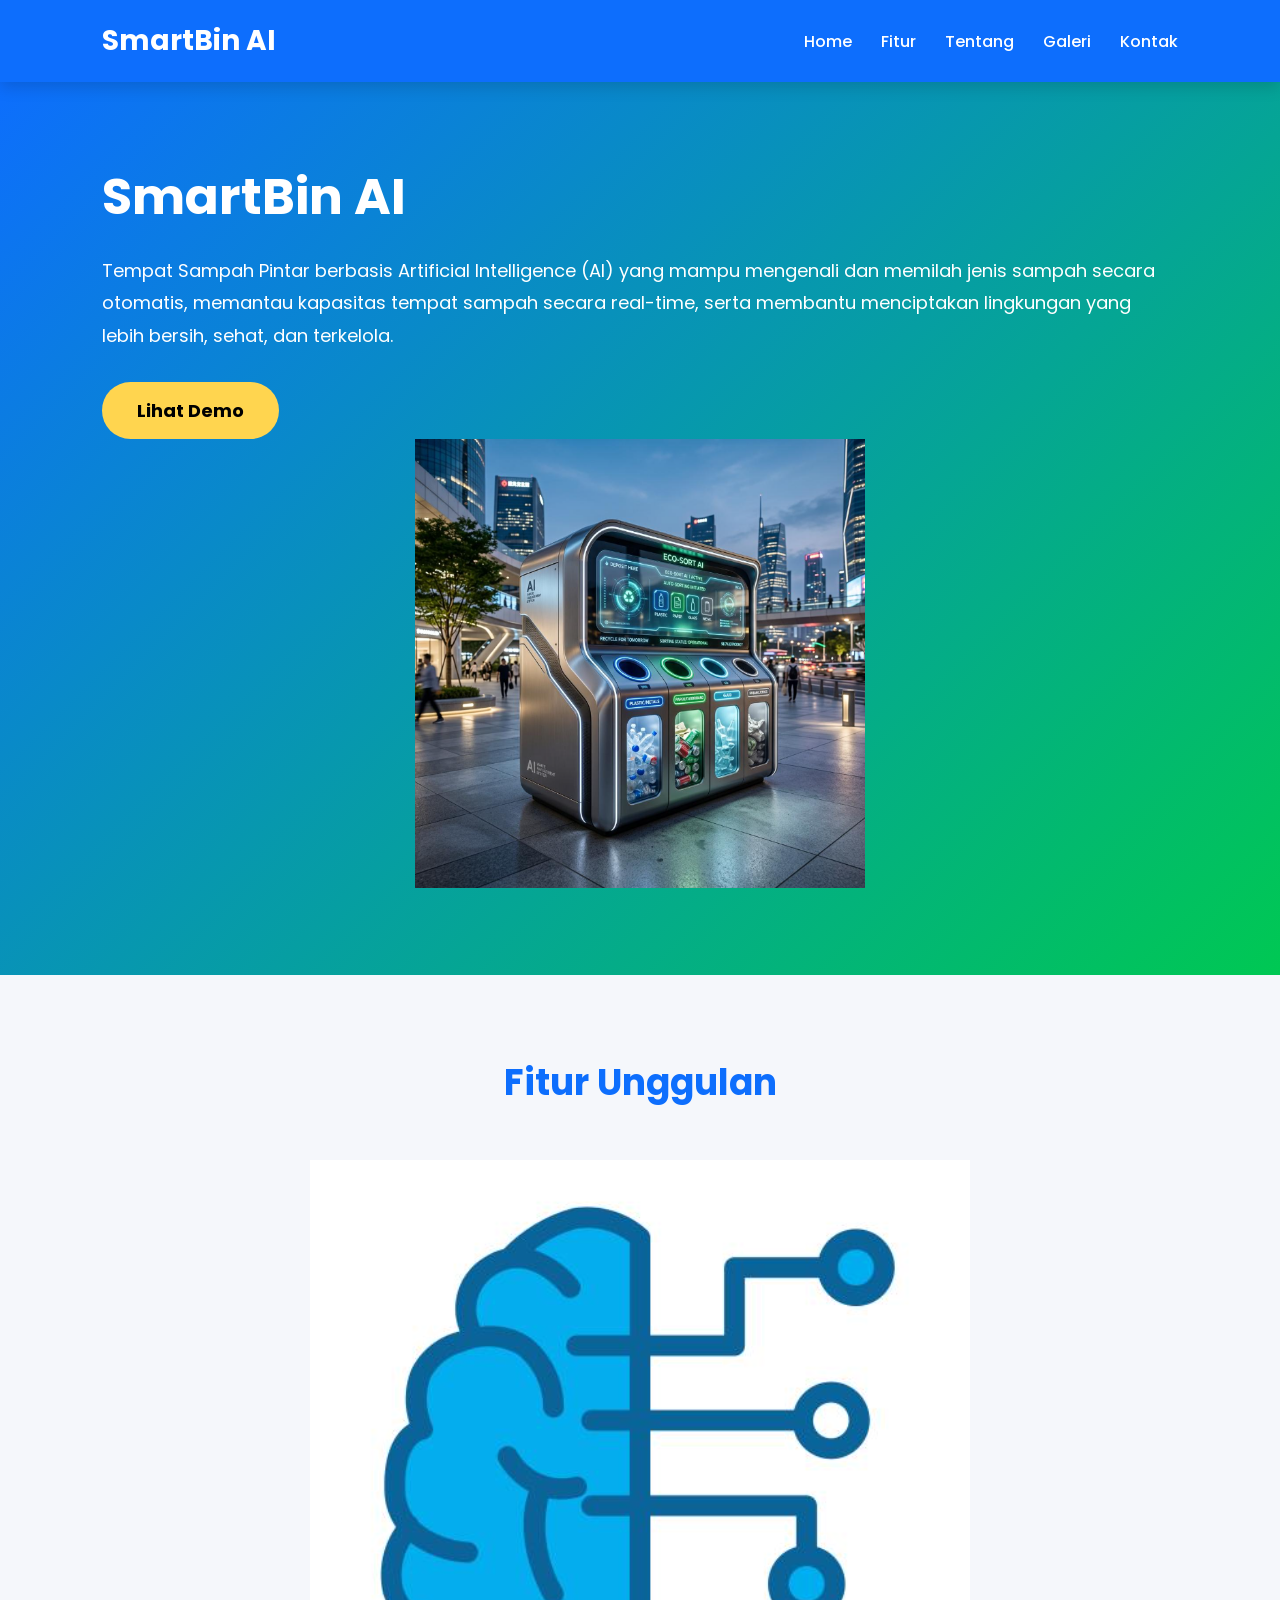
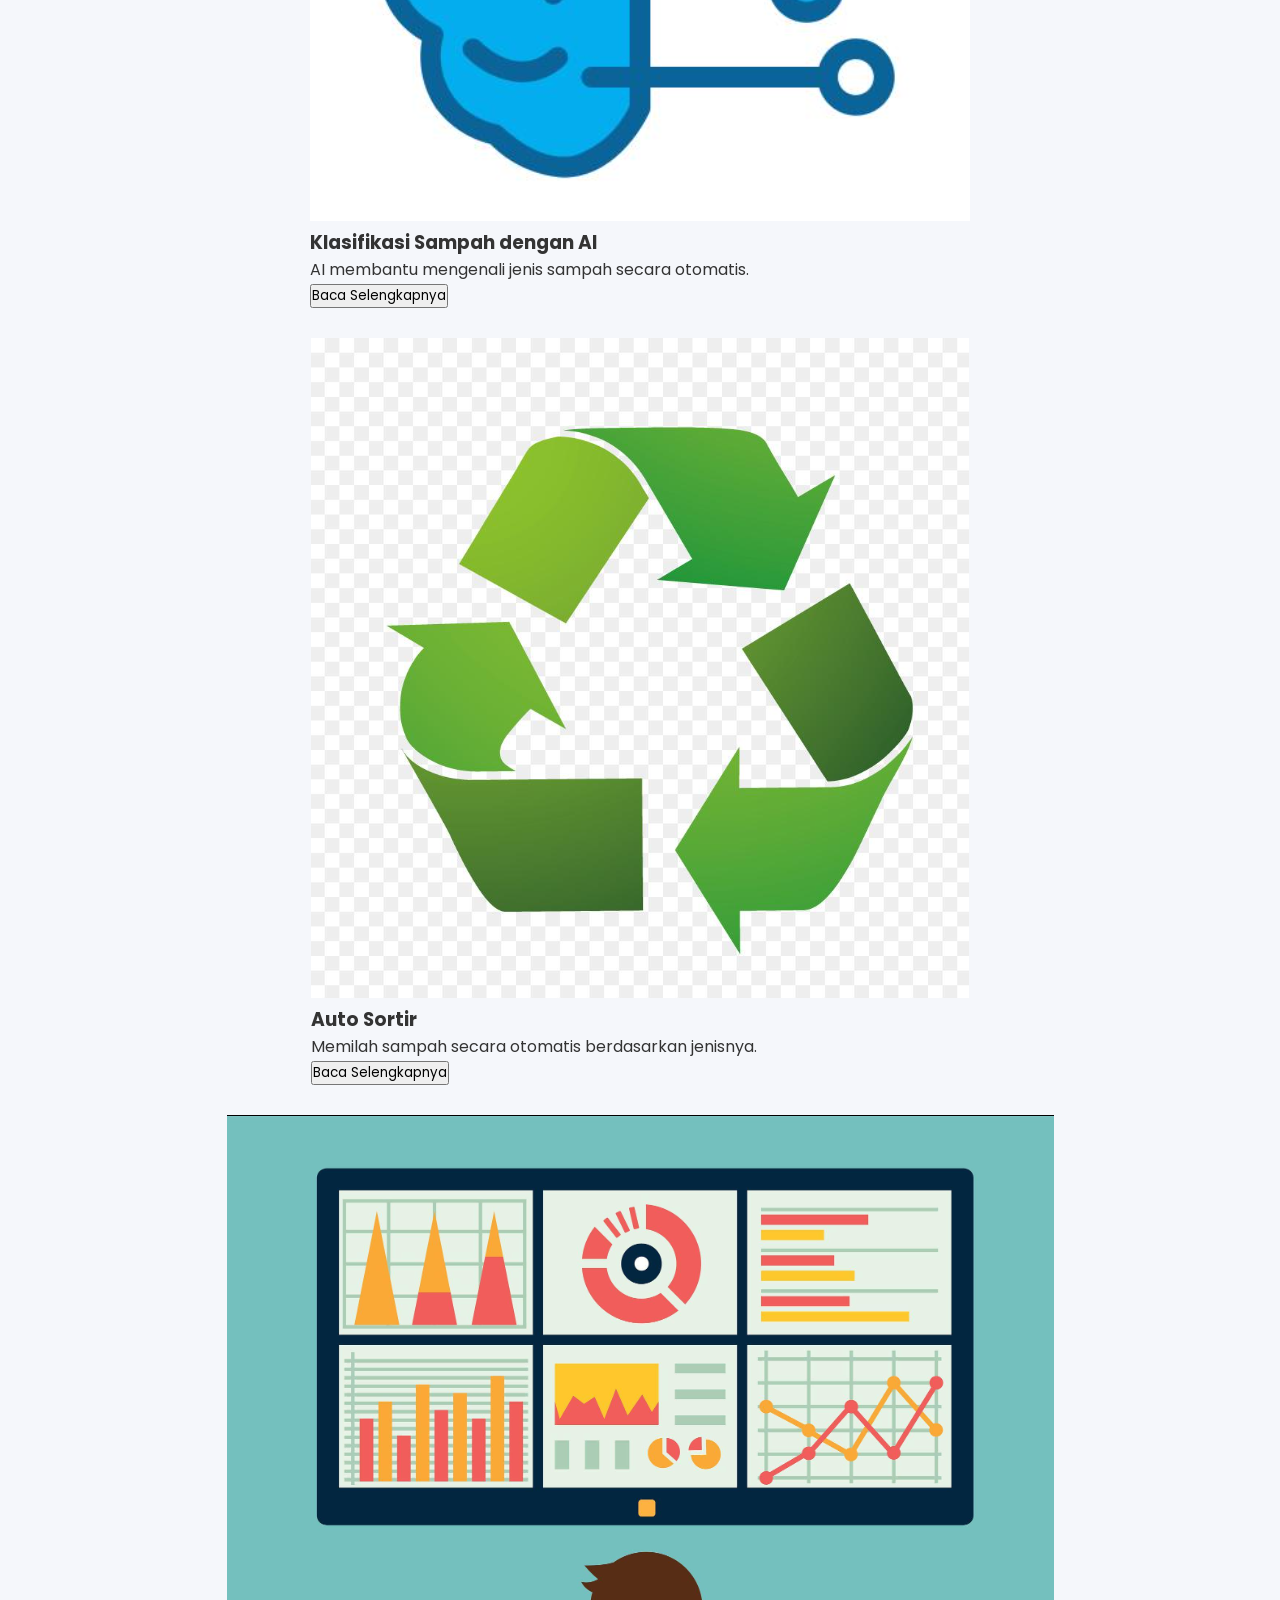
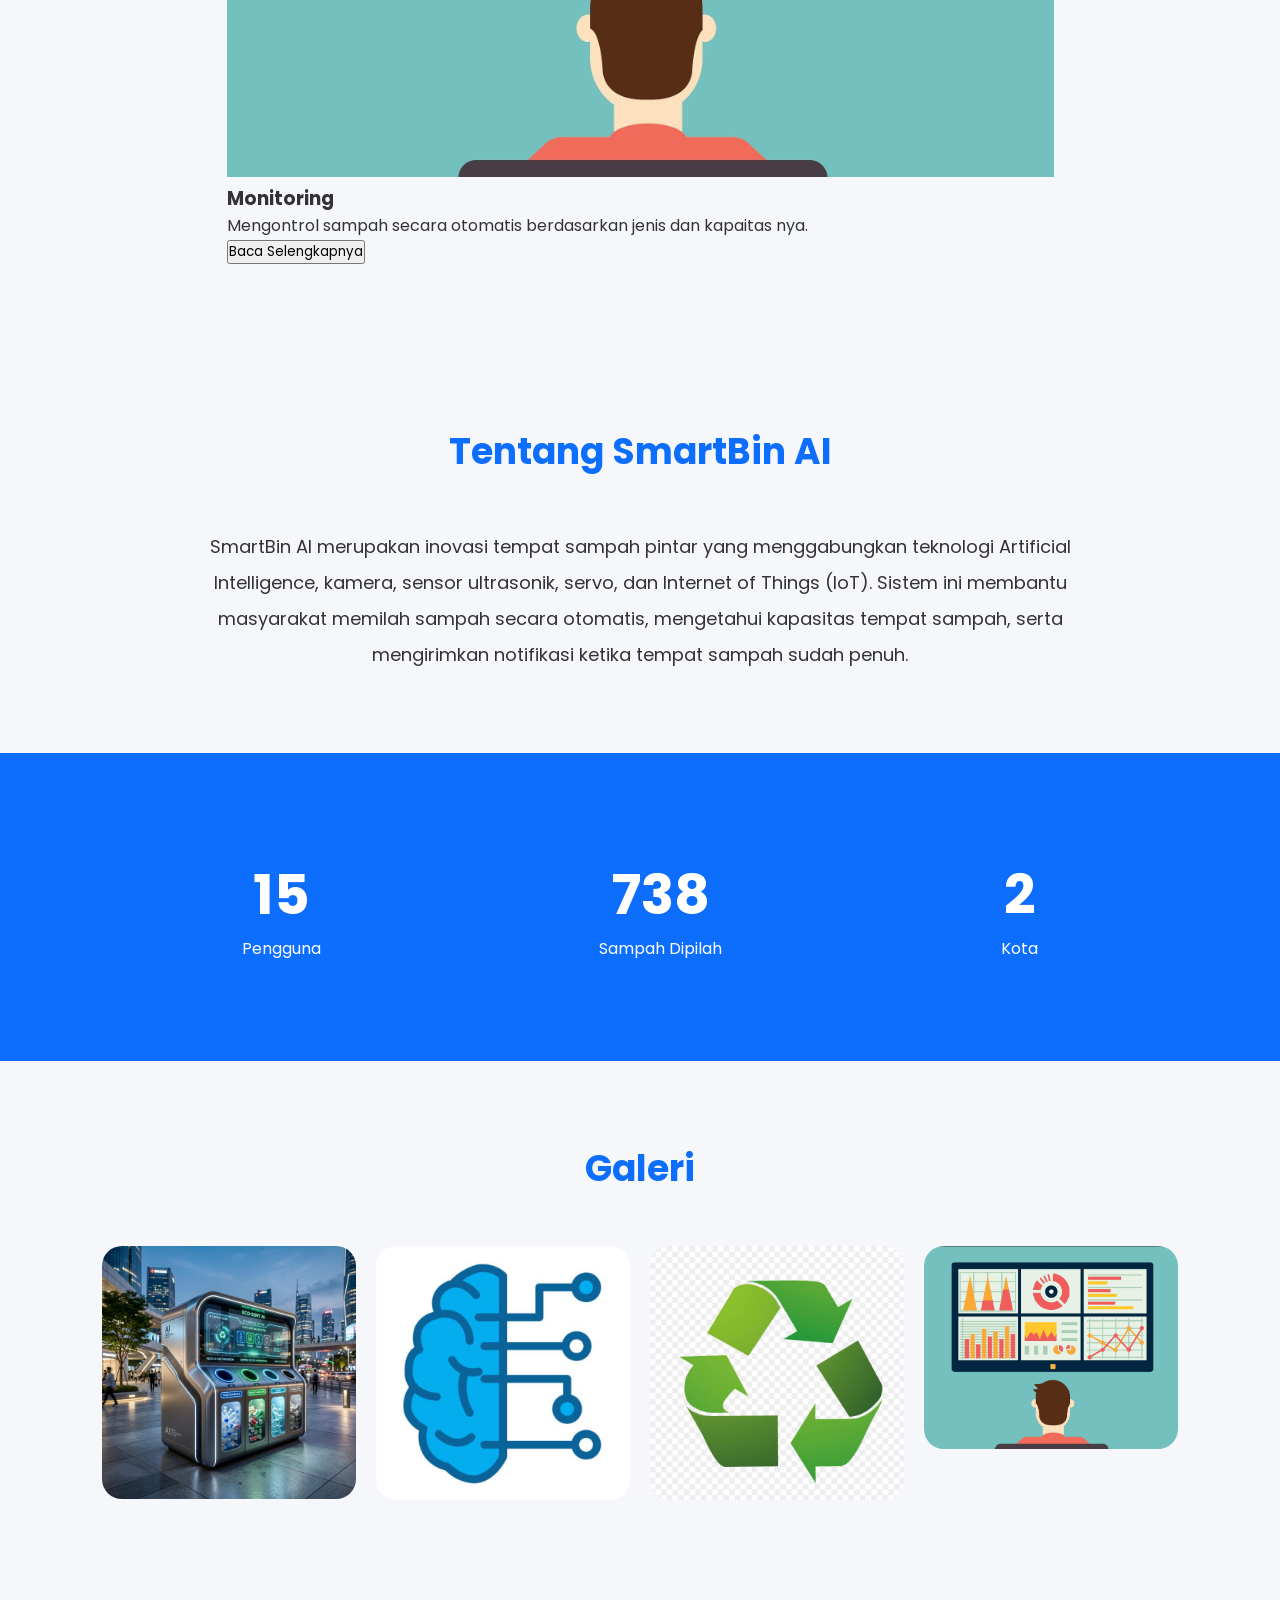
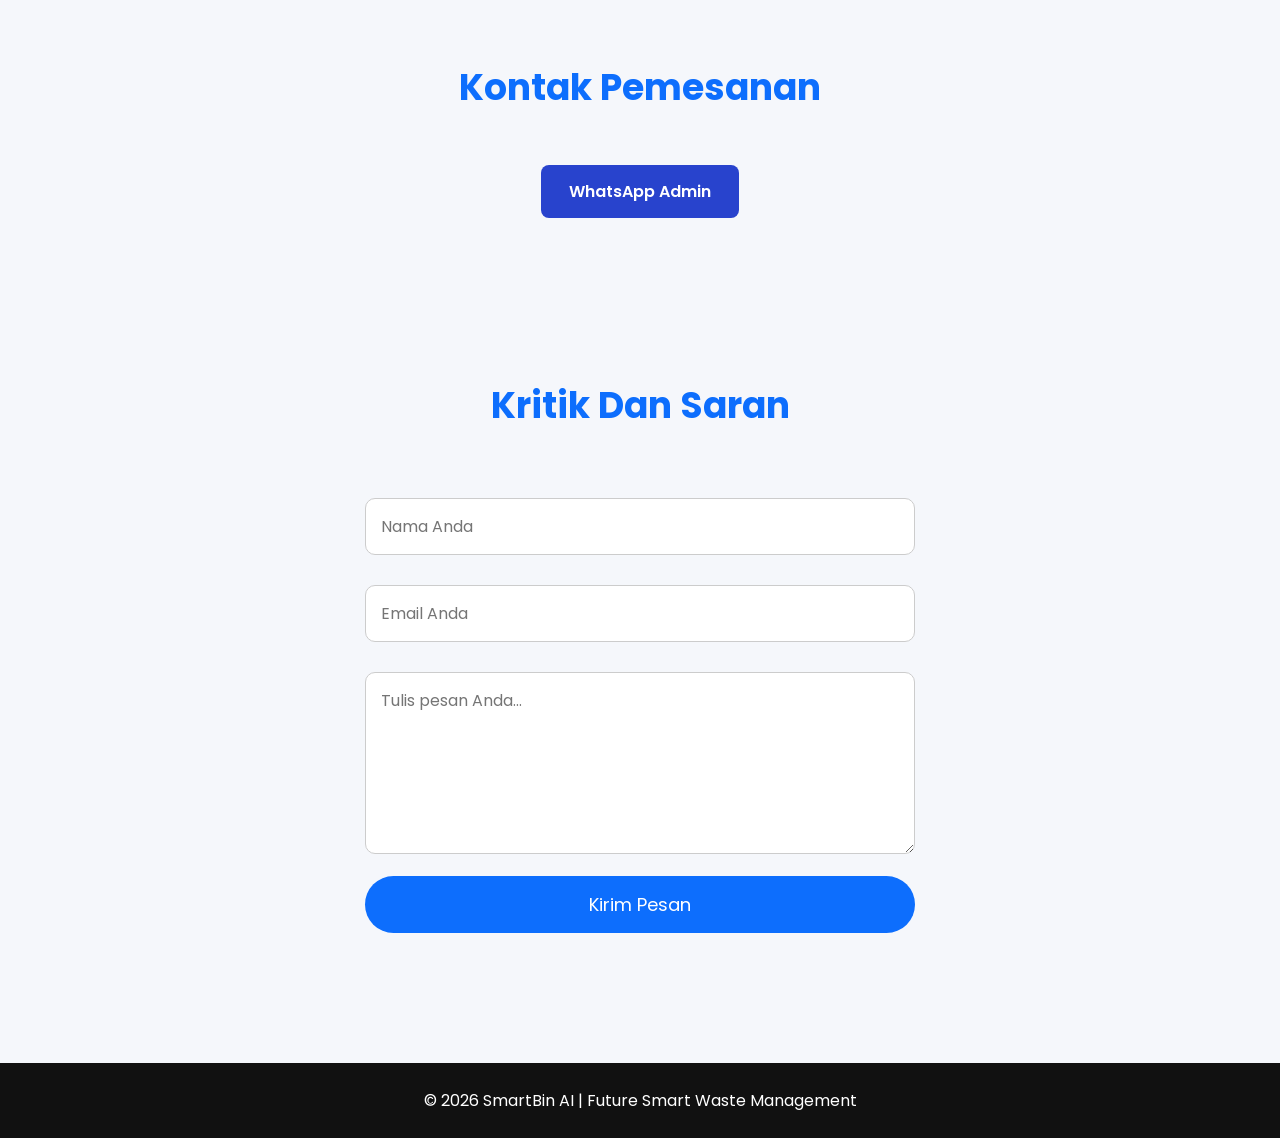
<file: index.html>
<!DOCTYPE html>
<html lang="id">
<head>
<meta charset="UTF-8">
<meta name="viewport" content="width=device-width, initial-scale=1.0">

<title>SmartBin AI</title>

<link href="https://fonts.googleapis.com/css2?family=Poppins:wght@300;400;600;700&display=swap" rel="stylesheet">

<style>
*{
margin:0;
padding:0;
box-sizing:border-box;
font-family:'Poppins',sans-serif;
scroll-behavior:smooth;
}

body{
background:#f5f7fb;
color:#333;
}

header{
position:fixed;
top:0;
left:0;
width:100%;
background:#0d6efd;
display:flex;
justify-content:space-between;
align-items:center;
padding:20px 8%;
z-index:1000;
box-shadow:0 5px 15px rgba(0,0,0,.15);
}

.logo{
font-size:28px;
font-weight:bold;
color:white;
}

nav a{
text-decoration:none;
color:white;
margin-left:25px;
font-weight:500;
transition:.3s;
}

nav a:hover{
color:#FFD54F;
}

.hero{
margin-top:80px;
display:flex;
align-items:center;
justify-content:space-between;
padding:80px 8%;
background:linear-gradient(135deg,#0d6efd,#00c853);
color:white;
flex-wrap:wrap;
min-height:90vh;
}

.hero-text{
flex:1;
min-width:300px;
}

.hero-text h1{
font-size:50px;
margin-bottom:20px;
}

.hero-text p{
font-size:18px;
line-height:1.8;
margin-bottom:30px;
}

.hero button{
padding:15px 35px;
border:none;
border-radius:30px;
background:#FFD54F;
font-size:18px;
cursor:pointer;
font-weight:bold;
transition:.3s;
}

.hero button:hover{
transform:scale(1.08);
}

.hero-image{
flex:1;
text-align:center;
min-width:300px;
}

.hero-image img{
width:90%;
max-width:450px;
animation:float 3s infinite ease-in-out;
}

@keyframes float{
0%{transform:translateY(0);}
50%{transform:translateY(-20px);}
100%{transform:translateY(0);}
}

section{
padding:80px 8%;
}

section h2{
text-align:center;
font-size:36px;
margin-bottom:50px;
color:#0d6efd;
}

.cards{
display:flex;
justify-content:center;
gap:30px;
flex-wrap:wrap;
}

.card{
background:white;
width:300px;
padding:30px;
border-radius:20px;
text-align:center;
box-shadow:0 10px 25px rgba(0,0,0,.1);
transition:.4s;
}

.card:hover{
transform:translateY(-15px);
}

.card img{
width:100px;
margin-bottom:20px;
}

.card h3{
margin-bottom:15px;
}

.counter{
display:flex;
justify-content:space-around;
background:#0d6efd;
color:white;
text-align:center;
flex-wrap:wrap;
}

.counter div{
padding:20px;
}

.counter h1{
font-size:55px;
}

.gallery{
display:grid;
grid-template-columns:repeat(auto-fit,minmax(250px,1fr));
gap:20px;
}

.gallery img{
width:100%;
border-radius:20px;
transition:.4s;
cursor:pointer;
}

.gallery img:hover{
transform:scale(1.05);
}

#kontak{
text-align:center;
}

form{
max-width:550px;
margin:auto;
}

form input,
form textarea{
width:100%;
padding:15px;
margin:15px 0;
border-radius:10px;
border:1px solid #ccc;
font-size:16px;
}




form button{
width:100%;
padding:15px;
background:#0d6efd;
color:white;
border:none;
border-radius:30px;
font-size:18px;
cursor:pointer;
transition:.3s;
}

form button:hover{
background:#0056d2;
}

footer{
background:#111;
color:white;
text-align:center;
padding:25px;
margin-top:50px;
}

@media(max-width:900px){

header{
flex-direction:column;
padding:15px;
}

nav{
margin-top:10px;
}

nav a{
margin:0 10px;
}

.hero{
flex-direction:column-reverse;
text-align:center;
}

.hero-text h1{
font-size:38px;
}

.counter{
flex-direction:column;
}

}

</style>

</head>

<body>

<header>

<div class="logo">SmartBin AI</div>

<nav>

<a href="#">Home</a>
<a href="#fitur">Fitur</a>
<a href="#tentang">Tentang</a>
<a href="#galeri">Galeri</a>
<a href="#kontak">Kontak</a>

</nav>

</header>

<section class="hero">

<div class="hero-text">

<h1>SmartBin AI</h1>

<p>
Tempat Sampah Pintar berbasis Artificial 
Intelligence (AI) yang mampu mengenali 
dan memilah jenis sampah secara otomatis, 
memantau kapasitas tempat sampah secara 
real-time, serta membantu menciptakan 
lingkungan yang lebih bersih, sehat, 
dan terkelola.
</p>

<button class="demo-btn" onclick="window.location.href='video/demo/demo.mp4'">
    Lihat Demo
</button>

<div class="hero-image">
    <img src="../images/hero.jpg" alt="SmartBin AI">
</div>

</section>



<section id="fitur">

<h2>Fitur Unggulan</h2>

<div class="cards">

<div class="feature-card" onclick="window.location.href='artikel/../ai.html'">
    <img src="../images/ai.png" alt="AI">
    <h3>Klasifikasi Sampah dengan AI</h3>
    <p>AI membantu mengenali jenis sampah secara otomatis.</p>
    <button>Baca Selengkapnya</button>
</div>

<div class="feature-card" onclick="window.location.href='artikel/../auto-sortir.html'">
    <img src="../images/recycle.png" alt="AI">
    <h3>Auto Sortir</h3>
    <p>Memilah sampah secara otomatis berdasarkan jenisnya.</p>
    <button>Baca Selengkapnya</button>
</div>

<div class="feature-card" onclick="window.location.href='artikel/../monitoring.html'">
    <img src="../images/monitor.png" alt="Monitoring">
    <h3>Monitoring</h3>
    <p>Mengontrol sampah secara otomatis berdasarkan jenis dan kapaitas nya.</p>
    <button>Baca Selengkapnya</button>
</div>

</div>

</section>



<section id="tentang smartbin ai">

<h2>Tentang SmartBin AI</h2>

<p style="text-align:center;max-width:900px;margin:auto;line-height:2;font-size:18px;">

SmartBin AI merupakan inovasi tempat sampah pintar yang menggabungkan teknologi Artificial Intelligence, kamera, sensor ultrasonik, servo, dan Internet of Things (IoT). Sistem ini membantu masyarakat memilah sampah secara otomatis, mengetahui kapasitas tempat sampah, serta mengirimkan notifikasi ketika tempat sampah sudah penuh.

</p>

</section>

<section class="counter">

<div>

<h1 id="user">15</h1>

<p>Pengguna</p>

</div>

<div>

<h1 id="trash">738</h1>
</h1>

<p>Sampah Dipilah</p>

</div>

<div>

<h1 id="city">2</h1>

<p>Kota</p>

</div>

</section>





<section id="galeri">

<h2>Galeri</h2>

<div class="gallery">

<img src="../images/hero.jpg" alt="SmartBin AI">
<img src="../images/ai.png" alt="Artificial Intelligence">
<img src="../images/recycle.png" alt="Auto Sorting">
<img src="../images/monitor.png" alt="Monitoring">



</div>

</section>

<section>
    <h2>Kontak Pemesanan</h2>

    <div style="text-align: center;">
        <button 
            type="button"
            onclick="window.open('https://wa.me/+6285659378175', '_blank')"
            style="
                background-color: #2843cd;
                color: white;
                border: none;
                padding: 14px 28px;
                border-radius: 8px;
                font-size: 16px;
                font-weight: 600;
                cursor: pointer;
                transition: 0.3s;
            "
            onmouseover="this.style.backgroundColor='#1ebe5d'"
            onmouseout="this.style.backgroundColor='#25D366'"
        >
            WhatsApp Admin
        </button>
    </div>
</section>


<section id="kritik dan saran">

<h2>Kritik Dan Saran</h2>

<form action="#">

<input type="text" placeholder="Nama Anda" required>

<input type="email" placeholder="Email Anda" required>

<textarea rows="6" placeholder="Tulis pesan Anda..." required></textarea>

<button type="submit">Kirim Pesan</button>

</form>

</section>

<footer>

<p>&copy; 2026 SmartBin AI | Future Smart Waste Management</p>

</footer>

<script>

document.getElementById("demo").addEventListener("click",function(){

alert("Selamat Datang di SmartBin AI!\n\nWebsite ini menampilkan konsep Tempat Sampah Pintar berbasis Artificial Intelligence.");

});

function counter(id,target){

let angka=0;

let interval=setInterval(function(){

angka++;

document.getElementById(id).innerHTML=angka.toLocaleString();

if(angka>=target){

clearInterval(interval);

}

},5);

}

counter("user",500);

counter("trash",1500);

counter("city",25);

document.querySelector("form").addEventListener("submit",function(e){

e.preventDefault();

alert("Terima kasih! Pesan Anda berhasil dikirim.");

this.reset();

});

window.addEventListener("scroll",function(){

const header=document.querySelector("header");

if(window.scrollY>50){

header.style.background="#0056d2";

}else{

header.style.background="#0d6efd";

}

});

const images=document.querySelectorAll(".gallery img");

images.forEach(function(img){

img.addEventListener("click",function(){





alert("Gambar: " + this.alt);

});

});

</script>

</body>

</html>
</file>
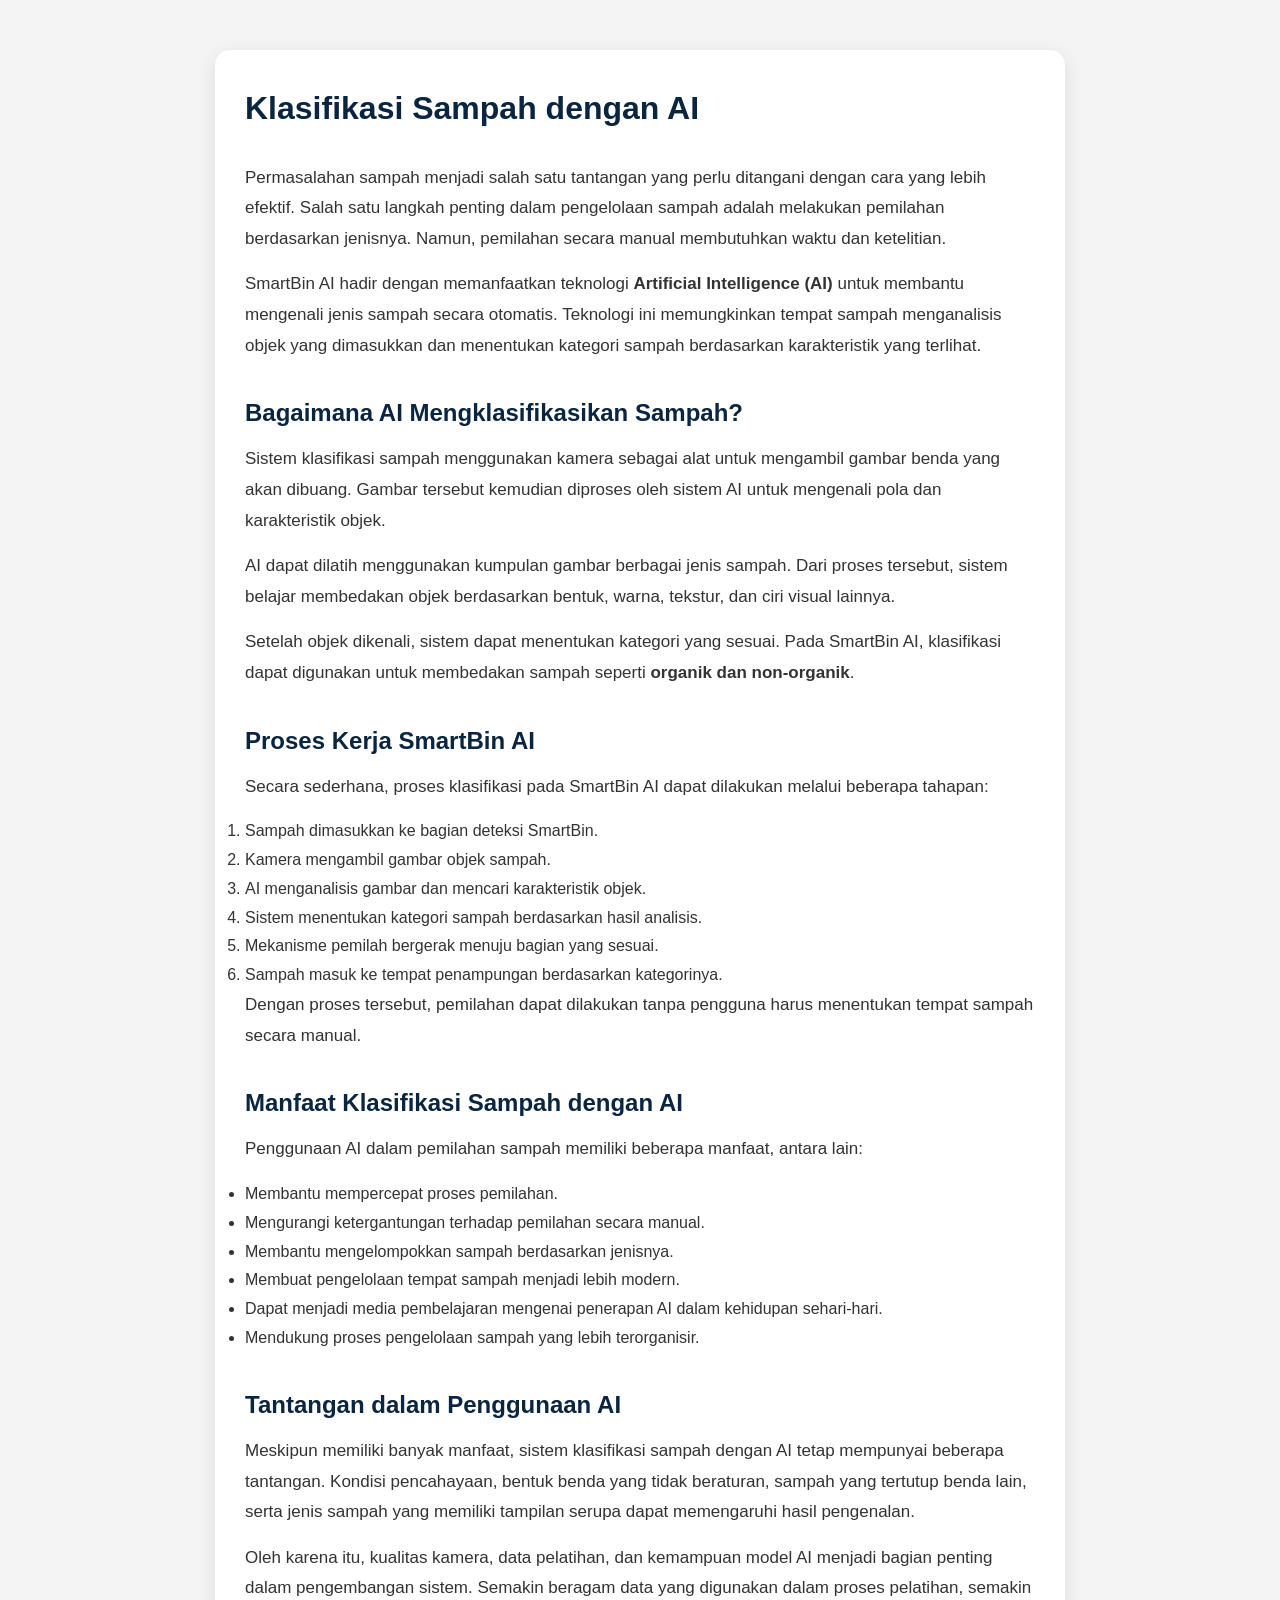
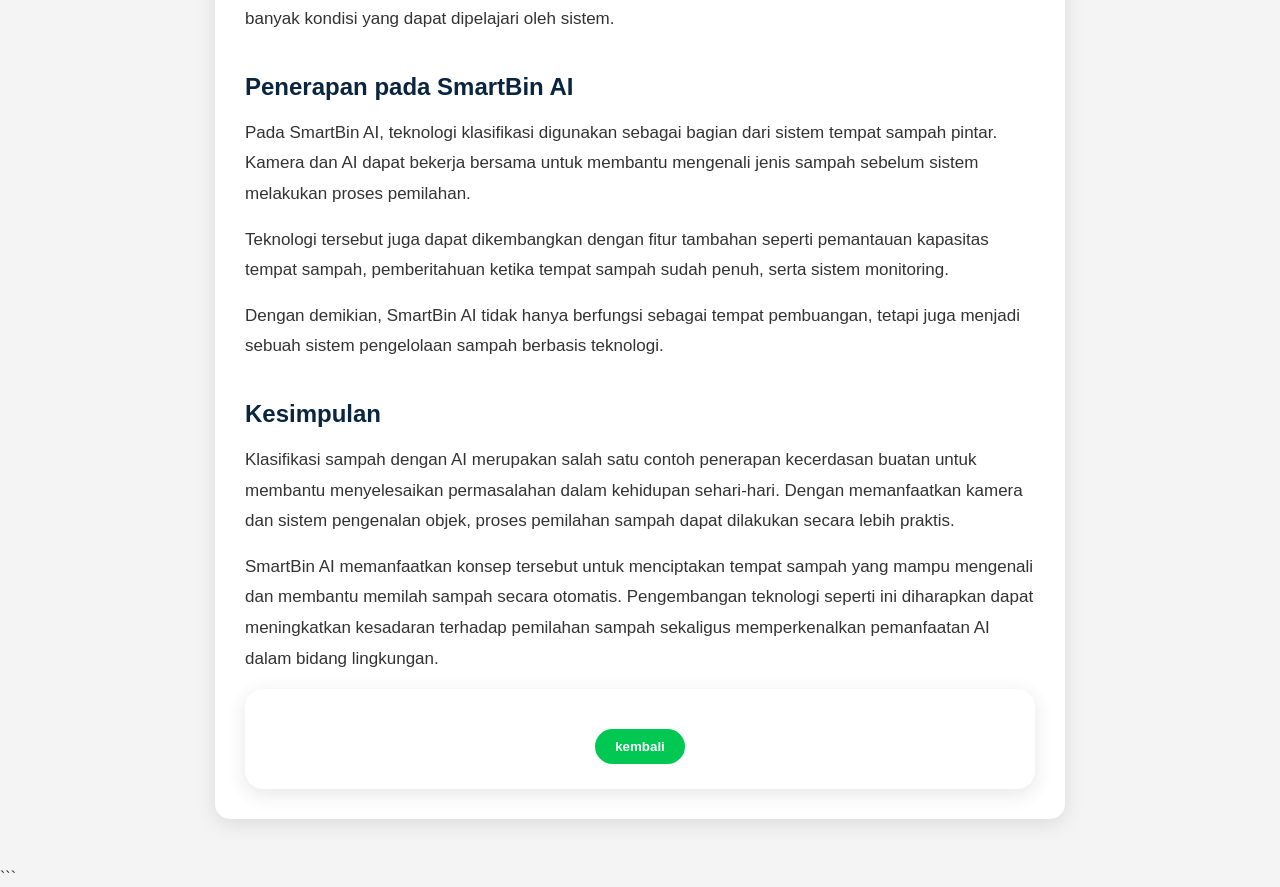
<file: ai.html>
<!DOCTYPE html>
<html lang="id">

<head>
    <meta charset="UTF-8">
    <meta name="viewport" content="width=device-width, initial-scale=1.0">

    <title>Klasifikasi Sampah dengan AI - SmartBin AI</title>

    <link rel="stylesheet" href="../style.css">
</head>

<body>

    <article class="artikel">

        <h1>Klasifikasi Sampah dengan AI</h1>

        <p>
            Permasalahan sampah menjadi salah satu tantangan yang perlu
            ditangani dengan cara yang lebih efektif. Salah satu langkah
            penting dalam pengelolaan sampah adalah melakukan pemilahan
            berdasarkan jenisnya. Namun, pemilahan secara manual
            membutuhkan waktu dan ketelitian.
        </p>

        <p>
            SmartBin AI hadir dengan memanfaatkan teknologi
            <strong>Artificial Intelligence (AI)</strong> untuk membantu
            mengenali jenis sampah secara otomatis. Teknologi ini
            memungkinkan tempat sampah menganalisis objek yang dimasukkan
            dan menentukan kategori sampah berdasarkan karakteristik
            yang terlihat.
        </p>


        <h2>Bagaimana AI Mengklasifikasikan Sampah?</h2>

        <p>
            Sistem klasifikasi sampah menggunakan kamera sebagai alat
            untuk mengambil gambar benda yang akan dibuang. Gambar
            tersebut kemudian diproses oleh sistem AI untuk mengenali
            pola dan karakteristik objek.
        </p>

        <p>
            AI dapat dilatih menggunakan kumpulan gambar berbagai jenis
            sampah. Dari proses tersebut, sistem belajar membedakan
            objek berdasarkan bentuk, warna, tekstur, dan ciri visual
            lainnya.
        </p>

        <p>
            Setelah objek dikenali, sistem dapat menentukan kategori
            yang sesuai. Pada SmartBin AI, klasifikasi dapat digunakan
            untuk membedakan sampah seperti <strong>organik dan
            non-organik</strong>.
        </p>


        <h2>Proses Kerja SmartBin AI</h2>

        <p>
            Secara sederhana, proses klasifikasi pada SmartBin AI
            dapat dilakukan melalui beberapa tahapan:
        </p>

        <ol>
            <li>Sampah dimasukkan ke bagian deteksi SmartBin.</li>
            <li>Kamera mengambil gambar objek sampah.</li>
            <li>AI menganalisis gambar dan mencari karakteristik objek.</li>
            <li>Sistem menentukan kategori sampah berdasarkan hasil analisis.</li>
            <li>Mekanisme pemilah bergerak menuju bagian yang sesuai.</li>
            <li>Sampah masuk ke tempat penampungan berdasarkan kategorinya.</li>
        </ol>

        <p>
            Dengan proses tersebut, pemilahan dapat dilakukan tanpa
            pengguna harus menentukan tempat sampah secara manual.
        </p>


        <h2>Manfaat Klasifikasi Sampah dengan AI</h2>

        <p>
            Penggunaan AI dalam pemilahan sampah memiliki beberapa
            manfaat, antara lain:
        </p>

        <ul>
            <li>Membantu mempercepat proses pemilahan.</li>
            <li>Mengurangi ketergantungan terhadap pemilahan secara manual.</li>
            <li>Membantu mengelompokkan sampah berdasarkan jenisnya.</li>
            <li>Membuat pengelolaan tempat sampah menjadi lebih modern.</li>
            <li>
                Dapat menjadi media pembelajaran mengenai penerapan
                AI dalam kehidupan sehari-hari.
            </li>
            <li>
                Mendukung proses pengelolaan sampah yang lebih terorganisir.
            </li>
        </ul>


        <h2>Tantangan dalam Penggunaan AI</h2>

        <p>
            Meskipun memiliki banyak manfaat, sistem klasifikasi sampah
            dengan AI tetap mempunyai beberapa tantangan. Kondisi
            pencahayaan, bentuk benda yang tidak beraturan, sampah yang
            tertutup benda lain, serta jenis sampah yang memiliki tampilan
            serupa dapat memengaruhi hasil pengenalan.
        </p>

        <p>
            Oleh karena itu, kualitas kamera, data pelatihan, dan
            kemampuan model AI menjadi bagian penting dalam pengembangan
            sistem. Semakin beragam data yang digunakan dalam proses
            pelatihan, semakin banyak kondisi yang dapat dipelajari
            oleh sistem.
        </p>


        <h2>Penerapan pada SmartBin AI</h2>

        <p>
            Pada SmartBin AI, teknologi klasifikasi digunakan sebagai
            bagian dari sistem tempat sampah pintar. Kamera dan AI dapat
            bekerja bersama untuk membantu mengenali jenis sampah
            sebelum sistem melakukan proses pemilahan.
        </p>

        <p>
            Teknologi tersebut juga dapat dikembangkan dengan fitur
            tambahan seperti pemantauan kapasitas tempat sampah,
            pemberitahuan ketika tempat sampah sudah penuh, serta sistem
            monitoring.
        </p>

        <p>
            Dengan demikian, SmartBin AI tidak hanya berfungsi sebagai
            tempat pembuangan, tetapi juga menjadi sebuah sistem
            pengelolaan sampah berbasis teknologi.
        </p>


        <h2>Kesimpulan</h2>

        <p>
            Klasifikasi sampah dengan AI merupakan salah satu contoh
            penerapan kecerdasan buatan untuk membantu menyelesaikan
            permasalahan dalam kehidupan sehari-hari. Dengan
            memanfaatkan kamera dan sistem pengenalan objek, proses
            pemilahan sampah dapat dilakukan secara lebih praktis.
        </p>

        <p>
            SmartBin AI memanfaatkan konsep tersebut untuk menciptakan
            tempat sampah yang mampu mengenali dan membantu memilah
            sampah secara otomatis. Pengembangan teknologi seperti ini
            diharapkan dapat meningkatkan kesadaran terhadap pemilahan
            sampah sekaligus memperkenalkan pemanfaatan AI dalam bidang
            lingkungan.
        </p>


        <div class="feature-card" onclick="window.location.href='artikel/../index.html'">
    <button>kembali</button>
</div>

    </article>

</body>

</html>
```
</file>
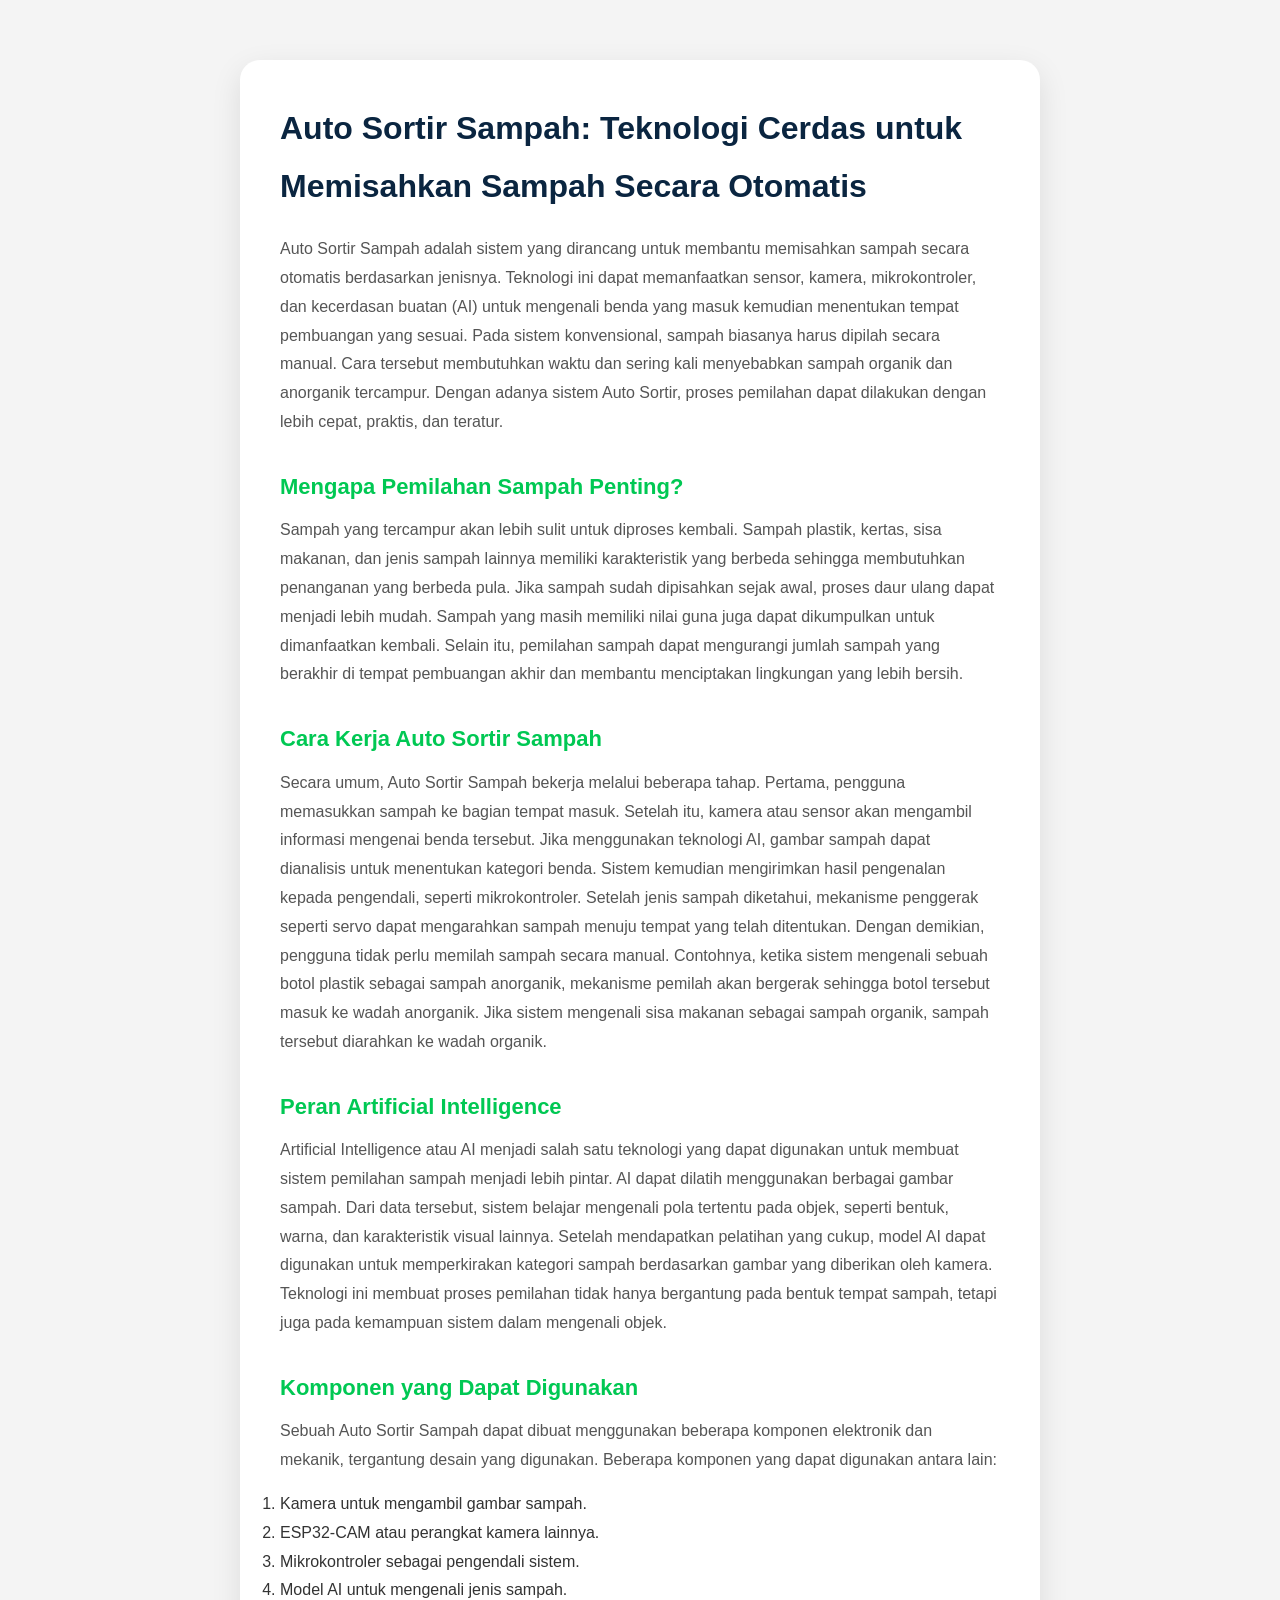
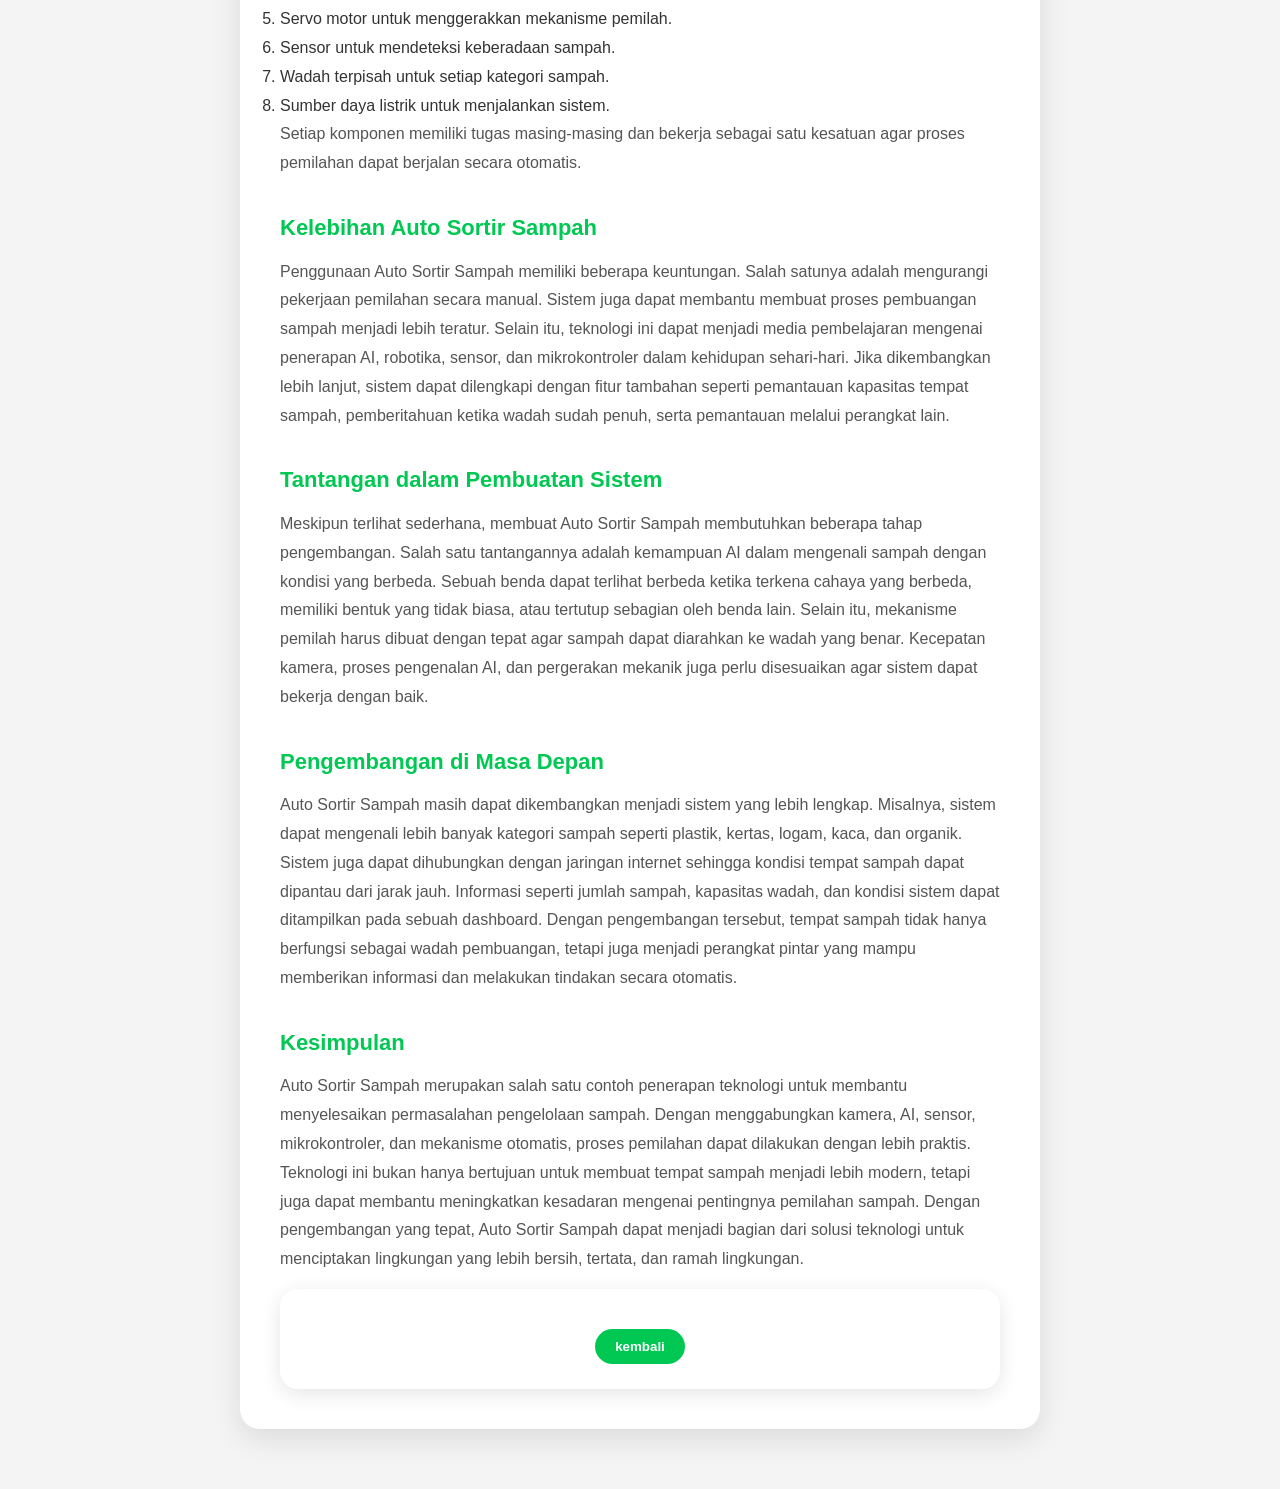
<file: auto-sortir.html>
<!DOCTYPE html>
<html lang="id">
<head>
    <meta charset="UTF-8">
    <meta name="viewport" content="width=device-width, initial-scale=1.0">

    <title>Auto Sortir | SmartBin AI</title>

    <link rel="stylesheet" href="../style.css">

    <style>
        body {
            background: #f4f4f4;
        }

        .artikel {
            max-width: 800px;
            margin: 60px auto;
            padding: 40px;
            background: white;
            border-radius: 20px;
            box-shadow: 0 10px 30px rgba(0,0,0,0.1);
        }

        .artikel h1 {
            color: #0A2540;
            font-size: 32px;
            margin-bottom: 20px;
        }

        .artikel h2 {
            color: #00C853;
            font-size: 22px;
            margin-top: 30px;
            margin-bottom: 10px;
        }

        .artikel p {
            color: #555;
            font-size: 16px;
            line-height: 1.8;
            margin-bottom: 15px;
        }

        .kembali {
            display: inline-block;
            margin-top: 25px;
            padding: 10px 20px;
            background: #00C853;
            color: white;
            text-decoration: none;
            border-radius: 25px;
            transition: 0.3s;
        }

        .kembali:hover {
            background: #009624;
            transform: scale(1.05);
        }

        @media (max-width: 600px) {
            .artikel {
                margin: 25px 15px;
                padding: 25px;
            }

            .artikel h1 {
                font-size: 26px;
            }
        }
    </style>
</head>

<body>

    <article class="artikel">

        <h1>Auto Sortir Sampah: Teknologi Cerdas untuk 
            Memisahkan Sampah Secara Otomatis</h1>

        <p>
            Auto Sortir Sampah adalah sistem yang dirancang 
            untuk membantu memisahkan sampah secara otomatis 
            berdasarkan jenisnya. Teknologi ini dapat
            memanfaatkan sensor, kamera, mikrokontroler, 
            dan kecerdasan buatan (AI) untuk mengenali benda 
            yang masuk kemudian menentukan tempat pembuangan 
            yang sesuai.

            Pada sistem konvensional, sampah biasanya harus 
            dipilah secara manual. Cara tersebut membutuhkan 
            waktu dan sering kali menyebabkan sampah organik 
            dan anorganik tercampur. Dengan adanya sistem Auto 
            Sortir, proses pemilahan dapat dilakukan dengan 
            lebih cepat, praktis, dan teratur.
        </p>

        <h2>Mengapa Pemilahan Sampah Penting?</h2>

        <p>
            Sampah yang tercampur akan lebih sulit untuk 
            diproses kembali. Sampah plastik, kertas, sisa 
            makanan, dan jenis sampah lainnya memiliki 
            karakteristik yang berbeda sehingga membutuhkan 
            penanganan yang berbeda pula.

            Jika sampah sudah dipisahkan sejak awal, proses 
            daur ulang dapat menjadi lebih mudah. Sampah yang 
            masih memiliki nilai guna juga dapat dikumpulkan 
            untuk dimanfaatkan kembali.

            Selain itu, pemilahan sampah dapat mengurangi jumlah 
            sampah yang berakhir di tempat pembuangan akhir dan 
            membantu menciptakan lingkungan yang lebih bersih.
        </p>

        <h2>Cara Kerja Auto Sortir Sampah</h2>

        <p>
            Secara umum, Auto Sortir Sampah bekerja melalui 
            beberapa tahap.

            Pertama, pengguna memasukkan sampah ke bagian tempat 
            masuk. Setelah itu, kamera atau sensor akan mengambil 
            informasi mengenai benda tersebut.

            Jika menggunakan teknologi AI, gambar sampah dapat 
            dianalisis untuk menentukan kategori benda. Sistem 
            kemudian mengirimkan hasil pengenalan kepada pengendali, 
            seperti mikrokontroler.

            Setelah jenis sampah diketahui, mekanisme penggerak 
            seperti servo dapat mengarahkan sampah menuju tempat 
            yang telah ditentukan. Dengan demikian, pengguna tidak 
            perlu memilah sampah secara manual.

            Contohnya, ketika sistem mengenali sebuah botol plastik 
            sebagai sampah anorganik, mekanisme pemilah akan bergerak 
            sehingga botol tersebut masuk ke wadah anorganik. Jika 
            sistem mengenali sisa makanan sebagai sampah organik, sampah 
            tersebut diarahkan ke wadah organik.
        </p>

        <h2>Peran Artificial Intelligence</h2>

        <p>
            Artificial Intelligence atau AI menjadi salah satu teknologi 
            yang dapat digunakan untuk membuat sistem pemilahan sampah 
            menjadi lebih pintar.

            AI dapat dilatih menggunakan berbagai gambar sampah. Dari 
            data tersebut, sistem belajar mengenali pola tertentu pada 
            objek, seperti bentuk, warna, dan karakteristik visual lainnya.

            Setelah mendapatkan pelatihan yang cukup, model AI dapat 
            digunakan untuk memperkirakan kategori sampah berdasarkan 
            gambar yang diberikan oleh kamera.

            Teknologi ini membuat proses pemilahan tidak hanya bergantung 
            pada bentuk tempat sampah, tetapi juga pada kemampuan sistem 
            dalam mengenali objek.
        </p>

        <h2>Komponen yang Dapat Digunakan</h2>

        <p>
            Sebuah Auto Sortir Sampah dapat dibuat menggunakan 
            beberapa komponen elektronik dan mekanik, tergantung 
            desain yang digunakan.

            Beberapa komponen yang dapat digunakan antara lain:
        </p>

        <ol>
            <li>Kamera untuk mengambil gambar sampah.</li>
            <li>ESP32-CAM atau perangkat kamera lainnya.</li>
            <li>Mikrokontroler sebagai pengendali sistem.</li>
            <li>Model AI untuk mengenali jenis sampah.</li>
            <li>Servo motor untuk menggerakkan mekanisme pemilah.</li>
            <li>Sensor untuk mendeteksi keberadaan sampah.</li>
            <li>Wadah terpisah untuk setiap kategori sampah.</li>
            <li>Sumber daya listrik untuk menjalankan sistem.</li>
        </ol>

        <p>

            Setiap komponen memiliki tugas masing-masing dan 
            bekerja sebagai satu kesatuan agar proses pemilahan 
            dapat berjalan secara otomatis.
        </p>
        

        <h2>Kelebihan Auto Sortir Sampah</h2>

        <p>
            Penggunaan Auto Sortir Sampah memiliki beberapa 
            keuntungan. Salah satunya adalah mengurangi 
            pekerjaan pemilahan secara manual. Sistem juga 
            dapat membantu membuat proses pembuangan sampah 
            menjadi lebih teratur.

            Selain itu, teknologi ini dapat menjadi media 
            pembelajaran mengenai penerapan AI, robotika, 
            sensor, dan mikrokontroler dalam kehidupan sehari-hari.

            Jika dikembangkan lebih lanjut, sistem dapat 
            dilengkapi dengan fitur tambahan seperti pemantauan 
            kapasitas tempat sampah, pemberitahuan ketika wadah 
            sudah penuh, serta pemantauan melalui perangkat lain.
        </p>

        <h2>Tantangan dalam Pembuatan Sistem</h2>

        <p>
            Meskipun terlihat sederhana, membuat Auto Sortir Sampah 
            membutuhkan beberapa tahap pengembangan.

            Salah satu tantangannya adalah kemampuan AI dalam 
            mengenali sampah dengan kondisi yang berbeda. Sebuah 
            benda dapat terlihat berbeda ketika terkena cahaya yang 
            
            berbeda, memiliki bentuk yang tidak biasa, atau tertutup 
            sebagian oleh benda lain.

            Selain itu, mekanisme pemilah harus dibuat dengan tepat 
            agar sampah dapat diarahkan ke wadah yang benar. Kecepatan 
            kamera, proses pengenalan AI, dan pergerakan mekanik juga 
            perlu disesuaikan agar sistem dapat bekerja dengan baik.
        </p>

         <h2>Pengembangan di Masa Depan</h2>

        <p>
            Auto Sortir Sampah masih dapat dikembangkan menjadi sistem 
            yang lebih lengkap. Misalnya, sistem dapat mengenali lebih 
            banyak kategori sampah seperti plastik, kertas, logam, kaca, 
            dan organik.

            Sistem juga dapat dihubungkan dengan jaringan internet 
            sehingga kondisi tempat sampah dapat dipantau dari jarak 
            jauh. Informasi seperti jumlah sampah, kapasitas wadah, dan 
            kondisi sistem dapat ditampilkan pada sebuah dashboard.

            Dengan pengembangan tersebut, tempat sampah tidak hanya 
            berfungsi sebagai wadah pembuangan, tetapi juga menjadi 
            perangkat pintar yang mampu memberikan informasi dan melakukan 
            tindakan secara otomatis.
        </p>

         <h2>Kesimpulan</h2>

        <p>
            Auto Sortir Sampah merupakan salah satu contoh penerapan 
            teknologi untuk membantu menyelesaikan permasalahan 
            pengelolaan sampah. Dengan menggabungkan kamera, AI, sensor, 
            mikrokontroler, dan mekanisme otomatis, proses pemilahan 
            dapat dilakukan dengan lebih praktis.

            Teknologi ini bukan hanya bertujuan untuk membuat tempat 
            sampah menjadi lebih modern, tetapi juga dapat membantu 
            meningkatkan kesadaran mengenai pentingnya pemilahan sampah.

            Dengan pengembangan yang tepat, Auto Sortir Sampah dapat 
            menjadi bagian dari solusi teknologi untuk menciptakan 
            lingkungan yang lebih bersih, tertata, dan ramah lingkungan.
        </p>

        
               <div class="feature-card" onclick="window.location.href='artikel/../index.html'">
    <button>kembali</button>
</div>

    </article>

</body>
</html>
</file>
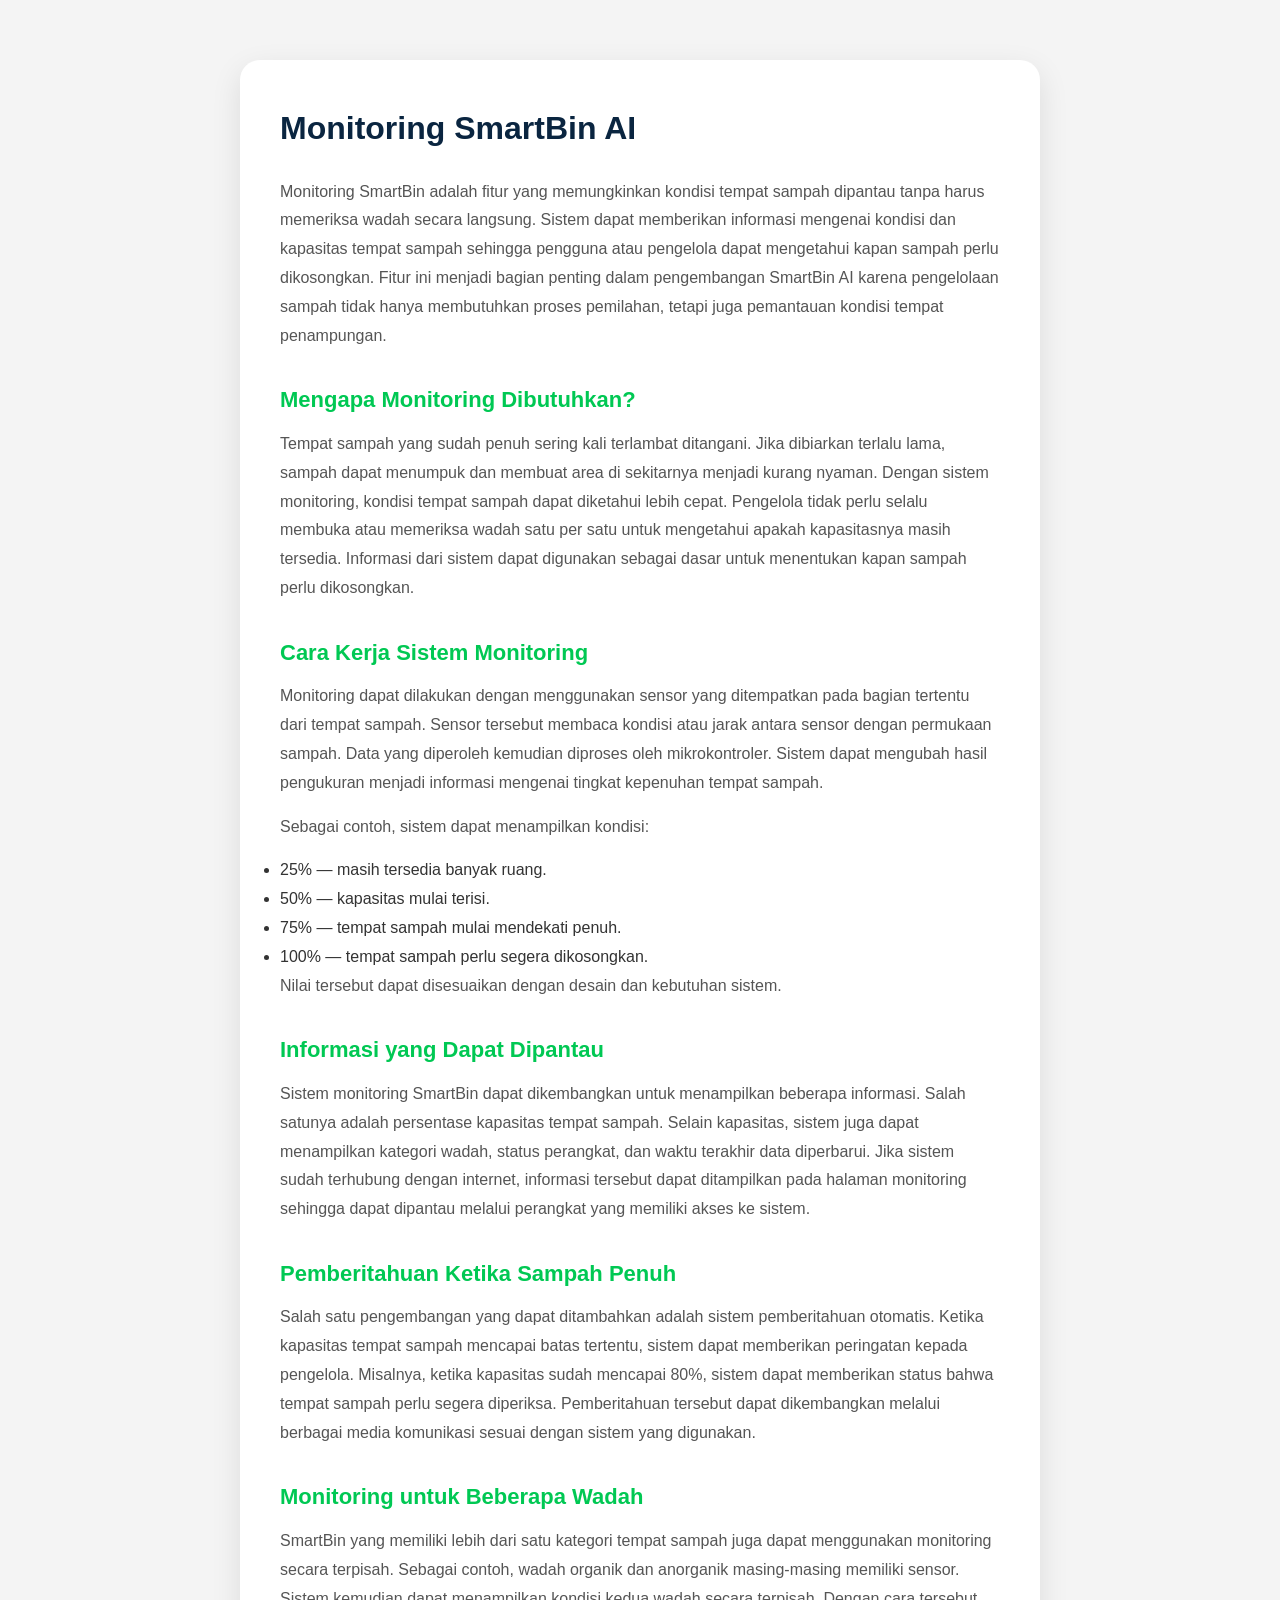
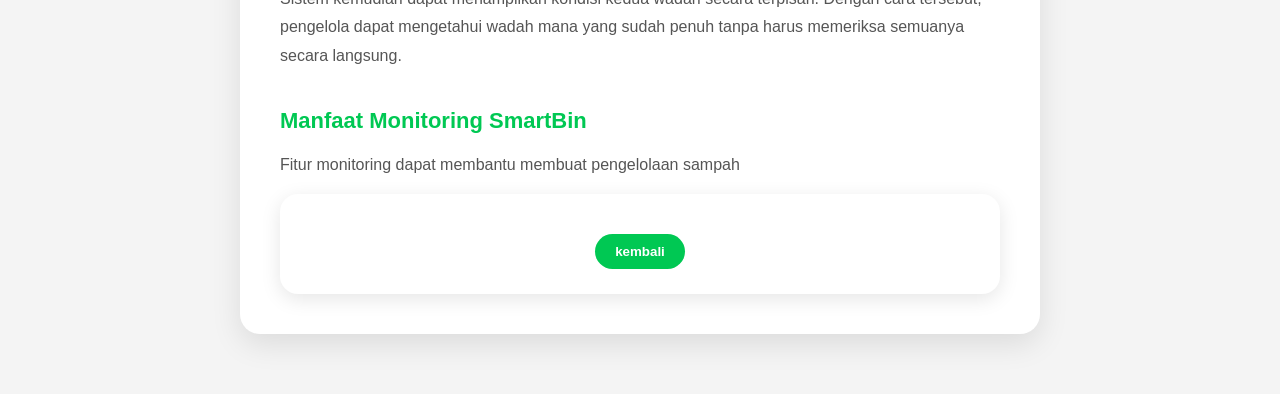
<file: monitoring.html>
<!DOCTYPE html>
<html lang="id">
<head>
    <meta charset="UTF-8">
    <meta name="viewport" content="width=device-width, initial-scale=1.0">

    <title>Monitoring | SmartBin AI</title>

    <link rel="stylesheet" href="../style.css">

    <style>
        body {
            background: #f4f4f4;
        }

        .artikel {
            max-width: 800px;
            margin: 60px auto;
            padding: 40px;
            background: white;
            border-radius: 20px;
            box-shadow: 0 10px 30px rgba(0,0,0,0.1);
        }

        .artikel h1 {
            color: #0A2540;
            font-size: 32px;
            margin-bottom: 20px;
        }

        .artikel h2 {
            color: #00C853;
            font-size: 22px;
            margin-top: 30px;
            margin-bottom: 10px;
        }

        .artikel p {
            color: #555;
            font-size: 16px;
            line-height: 1.8;
            margin-bottom: 15px;
        }

        .kembali {
            display: inline-block;
            margin-top: 25px;
            padding: 10px 20px;
            background: #00C853;
            color: white;
            text-decoration: none;
            border-radius: 25px;
            transition: 0.3s;
        }

        .kembali:hover {
            background: #009624;
            transform: scale(1.05);
        }

        @media (max-width: 600px) {
            .artikel {
                margin: 25px 15px;
                padding: 25px;
            }

            .artikel h1 {
                font-size: 26px;
            }
        }
    </style>
</head>

<body>

    <article class="artikel">

        <h1>Monitoring SmartBin AI</h1>

        <p>
            Monitoring SmartBin adalah fitur yang 
            memungkinkan kondisi tempat sampah dipantau 
            tanpa harus memeriksa wadah secara langsung. 
            Sistem dapat memberikan informasi mengenai 
            kondisi dan kapasitas tempat sampah sehingga 
            pengguna atau pengelola dapat mengetahui kapan 
            sampah perlu dikosongkan.

            Fitur ini menjadi bagian penting dalam 
            pengembangan SmartBin AI karena pengelolaan 
            sampah tidak hanya membutuhkan proses pemilahan, 
            tetapi juga pemantauan kondisi tempat penampungan.

        </p>

        <h2>Mengapa Monitoring Dibutuhkan?</h2>

        <p>
        Tempat sampah yang sudah penuh sering kali terlambat 
        ditangani. Jika dibiarkan terlalu lama, sampah dapat 
        menumpuk dan membuat area di sekitarnya menjadi 
        kurang nyaman.

        Dengan sistem monitoring, kondisi tempat sampah dapat 
        diketahui lebih cepat. Pengelola tidak perlu selalu 
        membuka atau memeriksa wadah satu per satu untuk 
        mengetahui apakah kapasitasnya masih tersedia.

        Informasi dari sistem dapat digunakan sebagai dasar 
        untuk menentukan kapan sampah perlu dikosongkan.
        </p>

        <h2>Cara Kerja Sistem Monitoring</h2>
        <p>
            Monitoring dapat dilakukan dengan menggunakan 
            sensor yang ditempatkan pada bagian tertentu 
            dari tempat sampah. Sensor tersebut membaca 
            kondisi atau jarak antara sensor dengan 
            permukaan sampah.

            Data yang diperoleh kemudian diproses oleh 
            mikrokontroler. Sistem dapat mengubah hasil 
            pengukuran menjadi informasi mengenai tingkat 
            kepenuhan tempat sampah.

        </p>

        <p>
            Sebagai contoh, sistem dapat menampilkan kondisi:
        </p>

        <ul>

            <li>25% — masih tersedia banyak ruang.</li>
            <li>50% — kapasitas mulai terisi.</li>
            <li>75% — tempat sampah mulai mendekati penuh.</li>
            <li>100% — tempat sampah perlu segera dikosongkan.</li>
            
        </ul>

        <p>
            Nilai tersebut dapat disesuaikan dengan desain 
            dan kebutuhan sistem.
        </p>

        <h2>Informasi yang Dapat Dipantau</h2>

        <p>
            Sistem monitoring SmartBin dapat 
            dikembangkan untuk menampilkan beberapa 
            informasi. Salah satunya adalah persentase 
            kapasitas tempat sampah.

            Selain kapasitas, sistem juga dapat menampilkan 
            kategori wadah, status perangkat, dan waktu 
            terakhir data diperbarui.

            Jika sistem sudah terhubung dengan internet, 
            informasi tersebut dapat ditampilkan pada halaman 
            monitoring sehingga dapat dipantau melalui perangkat 
            yang memiliki akses ke sistem.
        </p>

        <h2>Pemberitahuan Ketika Sampah Penuh</h2>

        <p>
            Salah satu pengembangan yang dapat ditambahkan 
            adalah sistem pemberitahuan otomatis.

            Ketika kapasitas tempat sampah mencapai batas tertentu, 
            sistem dapat memberikan peringatan kepada pengelola. 
            Misalnya, ketika kapasitas sudah mencapai 80%, sistem 
            dapat memberikan status bahwa tempat sampah perlu segera 
            diperiksa.

            Pemberitahuan tersebut dapat dikembangkan melalui 
            berbagai media komunikasi sesuai dengan sistem yang 
            digunakan.
        </p>

        <h2>Monitoring untuk Beberapa Wadah</h2>

        <p>
            SmartBin yang memiliki lebih dari satu kategori tempat 
            sampah juga dapat menggunakan monitoring secara terpisah.

            Sebagai contoh, wadah organik dan anorganik masing-masing 
            memiliki sensor. Sistem kemudian dapat menampilkan kondisi 
            kedua wadah secara terpisah.

            Dengan cara tersebut, pengelola dapat mengetahui wadah 
            mana yang sudah penuh tanpa harus memeriksa semuanya secara 
            langsung.
        </p>

        <h2>Manfaat Monitoring SmartBin</h2>

        <p>
            Fitur monitoring dapat membantu membuat pengelolaan sampah
        </p>

               <div class="feature-card" onclick="window.location.href='artikel/../index.html'">
    <button>kembali</button>
</div>
    </article>

</body>
</html>
</file>
<file: style.css>
* {
    margin: 0;
    padding: 0;
    box-sizing: border-box;
    font-family: 'Poppins', sans-serif;
    scroll-behavior: smooth;
}

body {
    background: #f4f4f4;
    color: #333;
}

/* ================= HEADER ================= */

header {
    display: flex;
    justify-content: space-between;
    align-items: center;
    padding: 20px 10%;
    background: #0A2540;
    color: white;
    position: sticky;
    top: 0;
    z-index: 1000;
    box-shadow: 0 5px 15px rgba(0, 0, 0, 0.15);
}

.logo {
    font-size: 28px;
    font-weight: bold;
}

nav a {
    color: white;
    margin-left: 25px;
    text-decoration: none;
    font-weight: 500;
    transition: 0.3s;
}

nav a:hover {
    color: #00C853;
}

/* ================= HERO ================= */

.hero {
    display: flex;
    justify-content: space-between;
    align-items: center;
    padding: 80px 10%;
    background: linear-gradient(135deg, #00C853, #0099ff);
    color: white;
    flex-wrap: wrap;
    gap: 40px;
}

.hero-text {
    flex: 1;
    min-width: 300px;
    animation: muncul 1.2s;
}

.hero-text h1 {
    font-size: 50px;
    margin-bottom: 15px;
}

.hero-text p {
    margin: 20px 0;
    line-height: 1.8;
    font-size: 18px;
}

.hero button {
    padding: 15px 40px;
    border: none;
    border-radius: 50px;
    background: white;
    color: #00C853;
    font-size: 18px;
    font-weight: bold;
    cursor: pointer;
    transition: 0.4s;
}

.hero button:hover {
    transform: scale(1.1);
    box-shadow: 0 8px 20px rgba(0, 0, 0, 0.2);
}

/* ================= VIDEO DEMO ================= */

#videoDemo {
    display: none;
    position: fixed;
    z-index: 9999;
    inset: 0;
    background: rgba(0, 0, 0, 0.85);
    justify-content: center;
    align-items: center;
}

#videoDemo video {
    width: 90%;
    max-width: 900px;
    display: block;
    border-radius: 20px;
    box-shadow: 0 15px 35px rgba(0, 0, 0, 0.3);
}

/* ================= HERO IMAGE ================= */

.hero-image {
    flex: 1;
    text-align: center;
    min-width: 300px;
}

.hero-image img {
    width: 100%;
    max-width: 450px;
    animation: naikTurun 3s infinite ease-in-out;
}

/* ================= JUDUL SECTION ================= */

section h2 {
    text-align: center;
    font-size: 36px;
    margin-bottom: 30px;
    color: #0A2540;
}

/* ================= FITUR UNGGULAN ================= */

#fitur {
    padding: 70px 10%;
    text-align: center;
}

.fitur-unggulan {
    padding: 60px 20px;
    text-align: center;
}

.fitur-container {
    display: grid;
    grid-template-columns: repeat(auto-fit, minmax(200px, 1fr));
    gap: 20px;
    max-width: 1100px;
    margin: 30px auto;
}

/* Kartu fitur */
.fitur-card,
.feature-card {
    background: white;
    padding: 25px;
    border-radius: 18px;
    cursor: pointer;
    transition: 0.3s;
    box-shadow: 0 5px 20px rgba(0, 0, 0, 0.1);
    text-align: center;
}

.fitur-card:hover,
.feature-card:hover {
    transform: translateY(-8px);
    box-shadow: 0 10px 25px rgba(0, 0, 0, 0.15);
}

/* LOGO / GAMBAR FITUR DIPERKECIL */
.feature-card img,
.fitur-card img,
.cards img {
    width: 35px ;
    height: 35px ;
    object-fit: contain ;
    margin-bottom: 8px ;
}

.fitur-card .icon {
    font-size: 45px;
    margin-bottom: 10px;
}

.fitur-card h3,
.feature-card h3 {
    margin: 10px 0;
    color: #0A2540;
}

.fitur-card p,
.feature-card p {
    color: #777;
    line-height: 1.6;
}

/* Tombol baca artikel */
.feature-card button,
.fitur-card button {
    margin-top: 15px;
    padding: 10px 20px;
    border: none;
    border-radius: 25px;
    background: #00C853;
    color: white;
    font-weight: bold;
    cursor: pointer;
    transition: 0.3s;
}

.feature-card button:hover,
.fitur-card button:hover {
    background: #009624;
    transform: scale(1.05);
}

/* ================= ARTIKEL ================= */

.artikel {
    max-width: 850px;
    margin: 50px auto;
    padding: 30px;
    background: white;
    border-radius: 15px;
    line-height: 1.8;
    box-shadow: 0 5px 20px rgba(0, 0, 0, 0.1);
}

.artikel h1 {
    font-size: 32px;
    margin-bottom: 25px;
    color: #0A2540;
}

.artikel h2 {
    margin-top: 30px;
    margin-bottom: 10px;
    color: #0A2540;
}

.artikel p {
    font-size: 17px;
    margin-bottom: 15px;
}

.kembali {
    display: inline-block;
    margin-top: 30px;
    padding: 10px 20px;
    background: #00C853;
    color: white;
    text-decoration: none;
    border-radius: 25px;
    transition: 0.3s;
}

.kembali:hover {
    background: #009624;
}

/* ================= TOMBOL TUTUP ARTIKEL ================= */

.tutup-artikel {
    position: absolute;
    right: 20px;
    top: 15px;
    width: 35px;
    height: 35px;
    border: none;
    border-radius: 50%;
    background: #e53935;
    color: white;
    font-size: 20px;
    cursor: pointer;
}

/* ================= CARD ================= */

.cards {
    display: flex;
    justify-content: center;
    gap: 40px;
    margin-top: 50px;
    flex-wrap: wrap;
}

.card {
    background: white;
    width: 300px;
    padding: 30px;
    border-radius: 20px;
    box-shadow: 0 10px 20px rgba(0, 0, 0, 0.1);
    transition: 0.4s;
    text-align: center;
}

.card:hover {
    transform: translateY(-15px);
}

.card img {
    width: 100px;
    height: 100px;
    object-fit: contain;
    margin-bottom: 20px;
}

.card h3 {
    margin-bottom: 15px;
    color: #0A2540;
}

/* ================= TENTANG ================= */

#tentang {
    padding: 80px 10%;
    text-align: center;
}

#tentang p {
    max-width: 900px;
    margin: auto;
    line-height: 2;
    font-size: 18px;
}

/* ================= COUNTER ================= */

.counter {
    display: flex;
    justify-content: space-around;
    padding: 80px 10%;
    background: #0A2540;
    color: white;
    flex-wrap: wrap;
    gap: 30px;
}

.counter div {
    text-align: center;
    min-width: 150px;
}

.counter h1 {
    font-size: 55px;
    margin-bottom: 10px;
}

/* ================= GALERI ================= */

#galeri {
    padding: 80px 10%;
}

.gallery {
    display: grid;
    grid-template-columns: repeat(auto-fit, minmax(250px, 1fr));
    gap: 20px;
}

.gallery img {
    width: 100%;
    height: 220px;
    object-fit: cover;
    border-radius: 20px;
    cursor: pointer;
    transition: 0.4s;
    box-shadow: 0 8px 20px rgba(0, 0, 0, 0.1);
}

.gallery img:hover {
    transform: scale(1.05);
}

/* ================= KONTAK ================= */

#kontak {
    padding: 80px 10%;
    text-align: center;
}

#kontak p {
    margin-bottom: 30px;
    font-size: 18px;
}

#kontak input,
#kontak textarea {
    width: 100%;
    max-width: 500px;
    padding: 15px;
    margin: 10px auto;
    display: block;
    border-radius: 10px;
    border: 1px solid #ccc;
    font-size: 16px;
    font-family: 'Poppins', sans-serif;
}

#kontak button {
    padding: 15px 50px;
    background: #00C853;
    color: white;
    border: none;
    border-radius: 30px;
    cursor: pointer;
    font-size: 16px;
    font-weight: bold;
    margin-top: 10px;
    transition: 0.3s;
}

#kontak button:hover {
    background: #009624;
    transform: scale(1.05);
}

/* ================= FOOTER ================= */

footer {
    background: #111;
    color: white;
    text-align: center;
    padding: 25px;
}

/* ================= ANIMASI ================= */

@keyframes naikTurun {
    0% {
        transform: translateY(0);
    }

    50% {
        transform: translateY(-20px);
    }

    100% {
        transform: translateY(0);
    }
}

@keyframes muncul {
    from {
        opacity: 0;
        transform: translateX(-100px);
    }

    to {
        opacity: 1;
        transform: translateX(0);
    }
}

@keyframes munculArtikel {
    from {
        opacity: 0;
        transform: translateY(30px);
    }

    to {
        opacity: 1;
        transform: translateY(0);
    }
}

/* ================= RESPONSIVE ================= */

@media (max-width: 768px) {

    header {
        flex-direction: column;
        gap: 15px;
        padding: 15px 5%;
    }

    nav a {
        margin: 0 10px;
        font-size: 14px;
    }

    .hero {
        flex-direction: column;
        text-align: center;
        padding: 50px 5%;
    }

    .hero-text h1 {
        font-size: 36px;
    }

    .hero-image img {
        max-width: 350px;
    }

    #videoDemo {
        max-width: 100%;
        margin-left: auto;
        margin-right: auto;
    }

    .cards {
        flex-direction: column;
        align-items: center;
    }

    .counter {
        flex-direction: column;
        align-items: center;
    }

    .counter h1 {
        font-size: 45px;
    }

    section h2 {
        font-size: 28px;
    }

    .artikel {
        margin: 25px 15px;
        padding: 20px;
    }

    .artikel h1 {
        font-size: 26px;
    }
}
</file>
